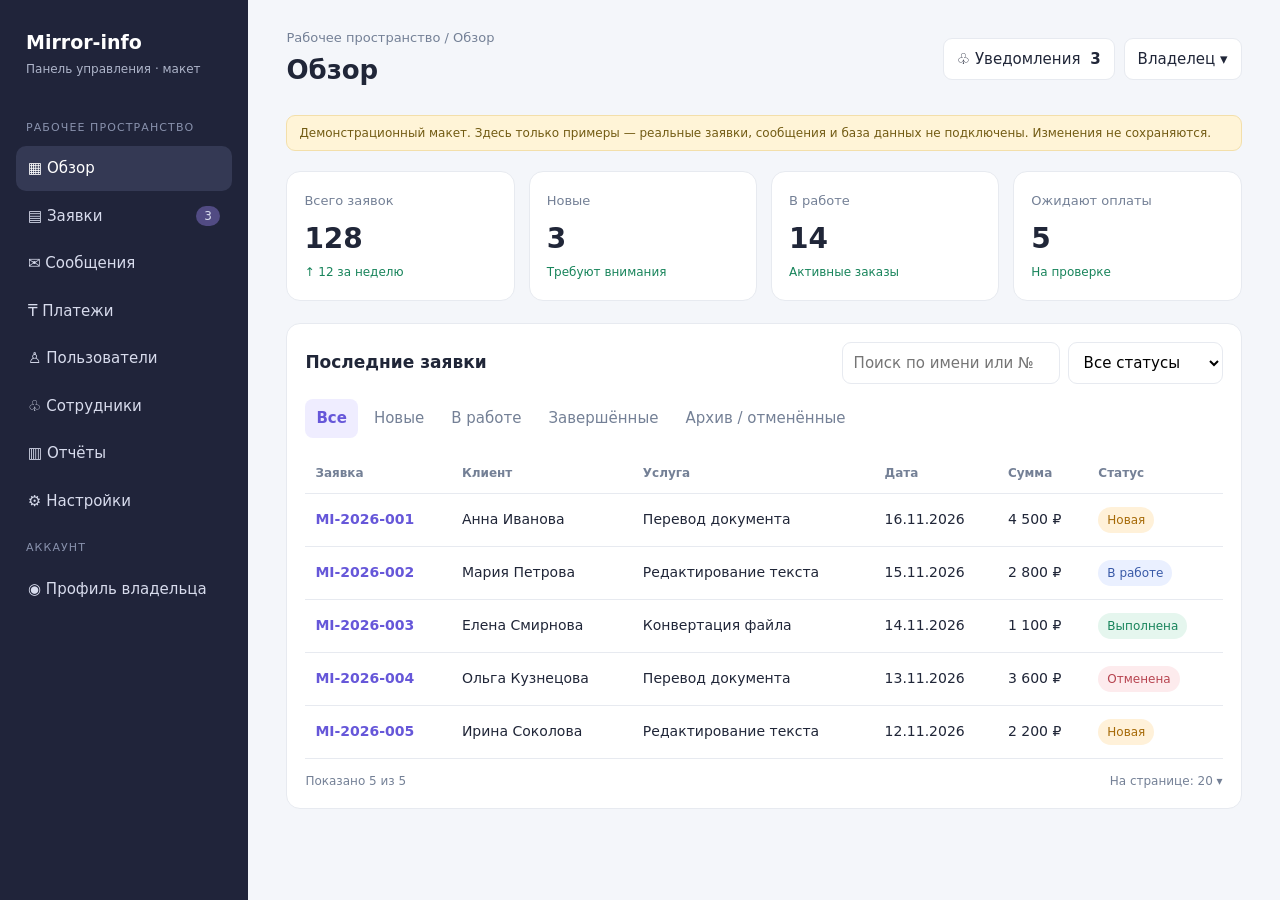
<file: admin-preview.html>
<!DOCTYPE html>
<html lang="ru">
<head>
  <meta charset="UTF-8">
  <meta name="viewport" content="width=device-width, initial-scale=1">
  <meta name="robots" content="noindex,nofollow">
  <title>Предпросмотр панели управления — Mirror-info</title>
  <style>
    :root{--bg:#f4f6fa;--surface:#fff;--ink:#202638;--muted:#748096;--line:#e7eaf0;--accent:#6657d9;--accent-soft:#efedff;--green:#18845b;--amber:#a66a08;--red:#b74450;--nav:#20243a}
    *{box-sizing:border-box}body{margin:0;background:var(--bg);color:var(--ink);font:15px/1.5 system-ui,-apple-system,"Segoe UI",sans-serif}
    button,input,select{font:inherit}button{cursor:pointer}.layout{min-height:100vh;display:grid;grid-template-columns:248px 1fr}
    aside{background:var(--nav);color:#fff;padding:24px 16px}.brand{font-size:19px;font-weight:750;padding:4px 10px 28px}.brand small{display:block;color:#aeb5ca;font-size:12px;font-weight:400;margin-top:3px}
    .nav-label{color:#8992ad;font-size:11px;text-transform:uppercase;letter-spacing:.1em;padding:14px 10px 7px}.nav button{display:flex;width:100%;gap:11px;align-items:center;border:0;background:transparent;color:#d8dced;text-align:left;padding:11px 12px;border-radius:10px;margin:3px 0}.nav button.active,.nav button:hover{background:#343954;color:#fff}.nav .count{margin-left:auto;background:#514b83;padding:1px 8px;border-radius:20px;font-size:12px}
    main{min-width:0;padding:28px clamp(16px,3vw,42px) 50px}.top{display:flex;justify-content:space-between;align-items:center;gap:16px;margin-bottom:25px}.eyebrow{color:var(--muted);font-size:13px}.top h1{margin:3px 0 0;font-size:26px}.actions{display:flex;gap:9px;align-items:center}.btn{border:1px solid var(--line);background:#fff;color:var(--ink);padding:9px 13px;border-radius:9px}.demo{font-size:12px;color:#725b13;background:#fff4d7;border:1px solid #f3dfaa;padding:8px 12px;border-radius:9px;margin-bottom:20px}
    .stats{display:grid;grid-template-columns:repeat(4,minmax(0,1fr));gap:14px;margin-bottom:22px}.stat,.panel{background:var(--surface);border:1px solid var(--line);border-radius:14px}.stat{padding:17px}.stat span{color:var(--muted);font-size:13px}.stat strong{display:block;font-size:28px;margin-top:7px}.stat em{font-style:normal;color:var(--green);font-size:12px}
    .panel{padding:18px}.panel-head{display:flex;justify-content:space-between;align-items:center;gap:12px;margin-bottom:15px}.panel h2{font-size:17px;margin:0}.filters{display:flex;gap:8px;flex-wrap:wrap}.filters input,.filters select{border:1px solid var(--line);border-radius:9px;background:#fff;padding:9px 11px;min-width:155px}
    .tabs{display:flex;gap:5px;flex-wrap:wrap;margin-bottom:15px}.tabs button{border:0;background:transparent;color:var(--muted);padding:8px 11px;border-radius:8px}.tabs button.active{background:var(--accent-soft);color:var(--accent);font-weight:650}
    .table-wrap{overflow:auto}table{border-collapse:collapse;width:100%;min-width:760px}th{text-align:left;color:var(--muted);font-size:12px;font-weight:600;padding:11px 10px;border-bottom:1px solid var(--line)}td{padding:13px 10px;border-bottom:1px solid var(--line);font-size:14px}tbody tr{cursor:pointer}tbody tr:hover{background:#fafaff}.id{color:var(--accent);font-weight:700}.status{display:inline-block;border-radius:30px;padding:4px 9px;font-size:12px;background:#f0f1f5}.s-new{background:#fff1d9;color:var(--amber)}.s-work{background:#eaf0ff;color:#395aa8}.s-done{background:#e5f6ee;color:var(--green)}.s-cancel{background:#fdebed;color:var(--red)}
    .bottom{display:flex;justify-content:space-between;color:var(--muted);font-size:12px;padding-top:13px}.detail{position:fixed;inset:0;background:#171b2c66;display:none;align-items:center;justify-content:center;padding:18px;z-index:5}.detail.open{display:flex}.dialog{background:#fff;width:min(560px,100%);border-radius:16px;padding:22px;max-height:90vh;overflow:auto}.dialog-head{display:flex;justify-content:space-between;align-items:center}.dialog h2{margin:0}.close{border:0;background:#f1f2f7;border-radius:8px;padding:6px 10px}.detail-grid{display:grid;grid-template-columns:1fr 1fr;gap:14px;margin:20px 0}.field small{display:block;color:var(--muted);font-size:12px}.field strong{display:block;margin-top:3px;font-size:14px}.dialog-note{background:#f7f7fb;padding:12px;border-radius:10px}.toast{position:fixed;bottom:20px;right:20px;background:#20243a;color:white;padding:12px 16px;border-radius:10px;display:none}
    @media(max-width:900px){.layout{grid-template-columns:1fr}aside{padding:12px 14px}.brand{padding:4px 8px 10px}.nav{display:flex;overflow:auto;gap:5px}.nav-label{display:none}.nav button{white-space:nowrap;width:auto}.stats{grid-template-columns:repeat(2,minmax(0,1fr))}}
    @media(max-width:560px){main{padding:20px 13px}.top{align-items:flex-start;flex-direction:column}.top h1{font-size:23px}.actions{width:100%;justify-content:space-between}.stats{gap:9px}.stat{padding:13px}.stat strong{font-size:24px}.panel{padding:12px}.detail-grid{grid-template-columns:1fr 1fr}}
  </style>
</head>
<body>
<div class="layout">
  <aside>
    <div class="brand">Mirror-info<small>Панель управления · макет</small></div>
    <div class="nav-label">Рабочее пространство</div>
    <nav class="nav" aria-label="Разделы панели">
      <button class="active" data-view="overview">▦ Обзор</button>
      <button data-view="orders">▤ Заявки <span class="count">3</span></button>
      <button data-view="messages">✉ Сообщения</button>
      <button data-view="payments">₸ Платежи</button>
      <button data-view="users">♙ Пользователи</button>
      <button data-view="staff">♧ Сотрудники</button>
      <button data-view="reports">▥ Отчёты</button>
      <button data-view="settings">⚙ Настройки</button>
    </nav>
    <div class="nav-label">Аккаунт</div>
    <nav class="nav"><button data-view="profile">◉ Профиль владельца</button></nav>
  </aside>
  <main>
    <header class="top">
      <div><div class="eyebrow">Рабочее пространство / <span id="sectionName">Обзор</span></div><h1 id="pageTitle">Добро пожаловать!</h1></div>
      <div class="actions">
  <button class="btn" id="bell">♧ Уведомления <b>3</b></button>
  <div style="position:relative">
    <button class="btn" id="ownerMenu" type="button" aria-expanded="false">Владелец ▾</button>
    <div id="ownerDropdown" hidden style="position:absolute;right:0;top:45px;background:white;border:1px solid #e7eaf0;border-radius:9px;padding:8px;min-width:190px;z-index:10;box-shadow:0 8px 24px #0002">
      <button class="btn" type="button" data-view="profile" style="width:100%">Профиль владельца</button>
<button class="btn" type="button" id="ownerNotifications" style="width:100%;margin-top:6px">Уведомления</button>
    </div>
  </div>
      </div>
    </header>
    <div class="demo">Демонстрационный макет. Здесь только примеры — реальные заявки, сообщения и база данных не подключены. Изменения не сохраняются.</div>
    <section class="stats">
      <article class="stat"><span>Всего заявок</span><strong>128</strong><em>↑ 12 за неделю</em></article>
      <article class="stat"><span>Новые</span><strong>3</strong><em>Требуют внимания</em></article>
      <article class="stat"><span>В работе</span><strong>14</strong><em>Активные заказы</em></article>
      <article class="stat"><span>Ожидают оплаты</span><strong>5</strong><em>На проверке</em></article>
    </section>
    <section class="panel">
      <div class="panel-head"><h2 id="listTitle">Последние заявки</h2><div class="filters"><input id="search" type="search" placeholder="Поиск по имени или №"><select id="statusFilter"><option value="">Все статусы</option><option>Новая</option><option>В работе</option><option>Выполнена</option><option>Отменена</option></select></div></div>
      <div class="tabs" id="tabs"><button class="active" data-filter="all">Все</button><button data-filter="Новая">Новые</button><button data-filter="В работе">В работе</button><button data-filter="Выполнена">Завершённые</button><button data-filter="Отменена">Архив / отменённые</button></div>
      <div class="table-wrap"><table><thead><tr><th>Заявка</th><th>Клиент</th><th>Услуга</th><th>Дата</th><th>Сумма</th><th>Статус</th></tr></thead><tbody id="ordersBody"></tbody></table></div>
      <div class="bottom"><span id="resultCount">Показано 5 из 5</span><span>На странице: 20 ▾</span></div>
    </section>
  </main>
</div>
<div class="detail" id="detail" role="dialog" aria-modal="true" aria-labelledby="detailTitle">
  <div class="dialog"><div class="dialog-head"><h2 id="detailTitle">Заявка</h2><button class="close" id="closeDetail">Закрыть ✕</button></div><div class="detail-grid" id="detailGrid"></div><div class="dialog-note" id="detailComment"></div></div>
</div>
<div class="toast" id="toast" role="status"></div>
<script src="admin-preview.js"></script>
</body>
                                                                                                                                      </html>
</file>
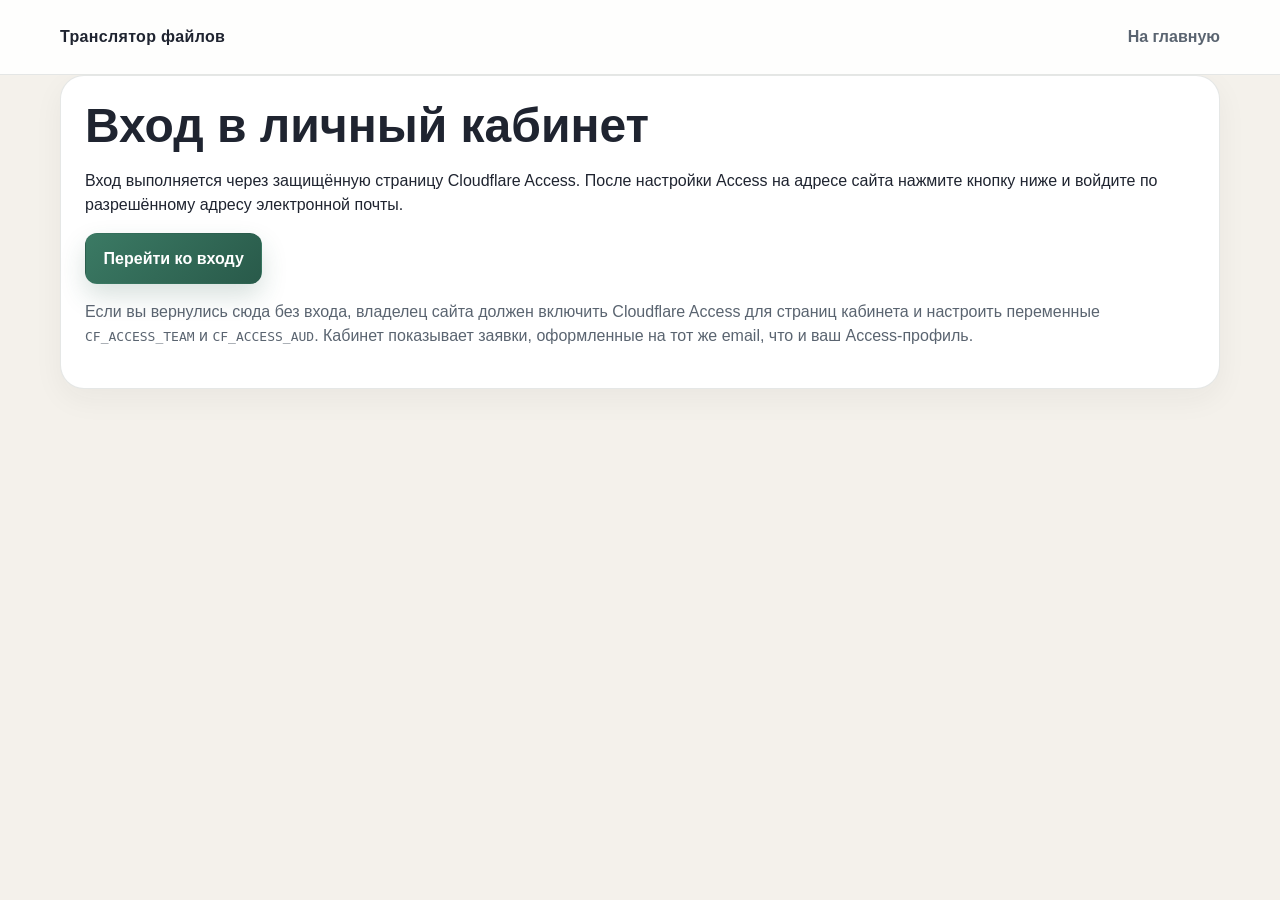
<file: login.html>
<!DOCTYPE html>
<html lang="ru">
<head>
  <meta charset="UTF-8">
  <meta name="viewport" content="width=device-width, initial-scale=1.0">
  <meta name="robots" content="noindex, nofollow">
  <title>Вход — Транслятор файлов</title>
  <link rel="stylesheet" href="style.css">
</head>
<body class="min-h-screen flex flex-col">
  <header class="mk-header"><div class="mk-shell mk-header__inner"><a href="index.html" class="mk-brand"><span class="mk-brand__name">Транслятор файлов</span></a><a href="index.html" class="mk-nav-link">На главную</a></div></header>
  <main class="flex-1 py-10"><div class="mk-shell max-w-2xl mx-auto"><section class="mk-card mk-workbench">
    <h1 class="mk-section__title">Вход в личный кабинет</h1>
    <p class="mt-4">Вход выполняется через защищённую страницу Cloudflare Access. После настройки Access на адресе сайта нажмите кнопку ниже и войдите по разрешённому адресу электронной почты.</p>
    <a class="mk-btn mk-btn--primary mt-6" href="account.html">Перейти ко входу</a>
    <p class="mt-4 text-sm text-[var(--text-muted)]">Если вы вернулись сюда без входа, владелец сайта должен включить Cloudflare Access для страниц кабинета и настроить переменные <code>CF_ACCESS_TEAM</code> и <code>CF_ACCESS_AUD</code>. Кабинет показывает заявки, оформленные на тот же email, что и ваш Access-профиль.</p>
  </section></div></main>
</body>
</html>
</file>
<file: style.css>
* { box-sizing: border-box; }
html { scroll-behavior: smooth; }
body {
  margin: 0;
  min-height: 100vh;
  background: var(--background-color);
  color: var(--text-color);
  font-family: Inter, 'Segoe UI', sans-serif;
  line-height: 1.5;
}
img { max-width: 100%; display: block; }
a { color: inherit; text-decoration: none; }
button, input, select, textarea { font: inherit; }
.hidden { display: none !important; }
:root {
  --background-color: #f4f1eb;
  --surface-color: #ffffff;
  --surface-alt: #f8f4ef;
  --primary-color: #3b7a64;
  --primary-dark: #295a4a;
  --text-color: #1f2430;
  --text-muted: #5a6470;
  --border-color: rgba(44, 61, 54, 0.12);
  --success-color: #1f9d67;
  --warning-bg: #fff5d8;
  --warning-color: #7a5a00;
  --danger-color: #c84d4d;
  --shadow-soft: 0 10px 30px rgba(31, 36, 48, 0.05);
}

.mk-shell {
  max-width: 1200px;
  margin: 0 auto;
  padding: 0 20px;
}
.mk-header {
  position: sticky;
  top: 0;
  z-index: 30;
  backdrop-filter: blur(12px);
  background: rgba(255,255,255,0.90);
  border-bottom: 1px solid var(--border-color);
}
.mk-header__inner {
  display: flex;
  align-items: center;
  justify-content: space-between;
  min-height: 74px;
  gap: 18px;
}
.mk-brand {
  display: inline-flex;
  align-items: center;
  gap: 12px;
}
.mk-brand__mark {
  width: 38px;
  height: 38px;
  display: inline-flex;
  align-items: center;
  justify-content: center;
  border-radius: 12px;
  background: linear-gradient(135deg, var(--primary-color), #77a68f);
  color: #fff;
  box-shadow: 0 10px 26px rgba(59,122,100,0.18);
}
.mk-brand__name {
  display: block;
  font-weight: 800;
  letter-spacing: 0.02em;
}
.mk-brand__tag {
  display: block;
  font-size: 12px;
  color: var(--text-muted);
}
.mk-nav {
  display: flex;
  align-items: center;
  gap: 18px;
  flex-wrap: wrap;
}
.mk-nav-link,
.mk-mobile-link {
  color: var(--text-muted);
  font-weight: 600;
  transition: color 0.2s ease;
}
.mk-nav-link:hover,
.mk-mobile-link:hover { color: var(--primary-color); }
.mk-header__actions { display: flex; align-items: center; gap: 12px; }
.mk-btn {
  border: 1px solid transparent;
  border-radius: 12px;
  padding: 0.8rem 1.1rem;
  font-weight: 700;
  display: inline-flex;
  align-items: center;
  justify-content: center;
  gap: 0.5rem;
  cursor: pointer;
  transition: all 0.2s ease;
}
.mk-btn:hover { transform: translateY(-1px); }
.mk-btn--primary {
  color: #fff;
  background: linear-gradient(135deg, var(--primary-color), var(--primary-dark));
  box-shadow: 0 12px 26px rgba(41, 90, 74, 0.18);
}
.mk-btn--ghost {
  background: var(--surface-alt);
  border-color: var(--border-color);
  color: var(--text-color);
}
.mk-btn--sm { padding: 0.7rem 0.9rem; font-size: 0.9rem; }
.mk-btn--icon { width: 42px; height: 42px; padding: 0; }
.mk-burger {
  display: none;
  width: 42px;
  height: 42px;
  border: 1px solid var(--border-color);
  border-radius: 10px;
  background: transparent;
  color: var(--text-color);
  align-items: center;
  justify-content: center;
}
.mk-mobile-panel {
  display: none;
  padding: 0 20px 18px;
}
.mk-mobile-panel.is-open { display: block; }
.mk-mobile-sheet {
  background: var(--surface-color);
  border: 1px solid var(--border-color);
  border-radius: 18px;
  padding: 18px;
  box-shadow: 0 18px 40px rgba(16, 21, 26, 0.08);
}
.mk-mobile-link {
  display: block;
  padding: 0.75rem 0.2rem;
  border-bottom: 1px solid var(--border-color);
}

.mk-hero {
  padding: 5rem 0 2rem;
}
.mk-hero__intro {
  text-align: center;
  max-width: 920px;
  margin: 0 auto;
}
.mk-eyebrow {
  display: inline-flex;
  align-items: center;
  gap: 0.6rem;
  font-size: 0.78rem;
  letter-spacing: 0.12em;
  text-transform: uppercase;
  color: var(--primary-color);
  font-weight: 700;
}
.mk-eyebrow__line {
  display: inline-block;
  width: 30px;
  height: 2px;
  background: var(--primary-color);
  border-radius: 999px;
}
.mk-hero__title {
  font-size: clamp(2.3rem, 5vw, 4.2rem);
  line-height: 1.08;
  margin: 1rem auto 1rem;
  max-width: 760px;
}
.mk-hero__lead {
  margin: 0 auto;
  max-width: 720px;
  color: var(--text-muted);
  font-size: 1.08rem;
}

.mk-section {
  padding: 5rem 0;
}
.mk-section__head {
  display: flex;
  flex-direction: column;
  align-items: flex-start;
  gap: 0.5rem;
  margin-bottom: 2rem;
}
.mk-section__head--center {
  align-items: center;
  text-align: center;
}
.mk-section__title {
  margin: 0;
  font-size: clamp(2rem, 5vw, 3rem);
  line-height: 1.1;
}

.mk-card,
.mk-workbench,
.mk-price,
.mk-result,
.mk-alert,
.mk-success { background: var(--surface-color); border: 1px solid var(--border-color); border-radius: 24px; box-shadow: var(--shadow-soft); }
.mk-workbench { padding: 1.5rem; }
.mk-widget { max-width: 1000px; margin: 0 auto; }

.mk-tabs {
  display: flex;
  flex-wrap: wrap;
  gap: 0.5rem;
}
.mk-tab {
  background: var(--surface-alt);
  border: 1px solid var(--border-color);
  color: var(--text-color);
  border-radius: 999px;
  padding: 0.7rem 1rem;
  cursor: pointer;
  font-weight: 700;
}
.mk-tab.is-active {
  background: rgba(59,122,100,0.12);
  border-color: rgba(59,122,100,0.4);
  color: var(--primary-dark);
}

.mk-drop {
  border: 2px dashed rgba(59,122,100,0.4);
  border-radius: 18px;
  background: rgba(59,122,100,0.03);
  padding: 2rem 1.5rem;
  text-align: center;
  cursor: pointer;
}
.mk-drop__icon {
  display: inline-flex;
  width: 58px;
  height: 58px;
  border-radius: 50%;
  background: rgba(59,122,100,0.12);
  color: var(--primary-color);
  align-items: center;
  justify-content: center;
  font-size: 1.5rem;
  margin-bottom: 0.9rem;
}
.mk-drop__title {
  display: block;
  font-weight: 800;
  margin-bottom: 0.35rem;
}
.mk-drop__hint,
.mk-drop__limit,
.text-sm { color: var(--text-muted); }

.mk-label {
  display: block;
  font-weight: 700;
  margin-bottom: 0.55rem;
}
.mk-input,
.mk-select,
.mk-textarea {
  width: 100%;
  border: 1px solid var(--border-color);
  background: #fff;
  color: var(--text-color);
  border-radius: 12px;
  padding: 0.8rem 0.9rem;
}
.mk-textarea { resize: vertical; min-height: 120px; }
.mk-field { width: 100%; }
.mk-order__row { display: grid; gap: 1rem; }
.mk-order__row--two { grid-template-columns: repeat(2, minmax(0, 1fr)); }

.mk-progress {
  height: 12px;
  background: #edf1ee;
  border-radius: 999px;
  overflow: hidden;
}
.mk-progress__bar {
  width: 0;
  height: 100%;
  background: linear-gradient(135deg, var(--primary-color), #78b398);
  transition: width 0.25s ease;
}
.mk-stage-list {
  list-style: none;
  padding: 0;
  margin: 0;
  display: grid;
  gap: 0.5rem;
}
.mk-stage {
  display: flex;
  align-items: center;
  gap: 0.65rem;
  color: var(--text-muted);
}
.mk-stage__dot {
  display: inline-flex;
  width: 20px;
  height: 20px;
  border-radius: 50%;
  align-items: center;
  justify-content: center;
  background: rgba(59,122,100,0.12);
  color: var(--primary-color);
}
.mk-alert,
.mk-success {
  padding: 1rem 1.1rem;
  display: flex;
  gap: 0.7rem;
  align-items: flex-start;
}
.mk-alert {
  background: var(--warning-bg);
  color: var(--warning-color);
  border-color: rgba(122, 90, 0, 0.2);
}
.mk-success {
  background: rgba(31,157,103,0.08);
  color: #135d42;
  border-color: rgba(31,157,103,0.2);
}
.mk-result__head {
  display: flex;
  justify-content: space-between;
  align-items: flex-start;
  gap: 1rem;
  flex-wrap: wrap;
}
.mk-pane {
  background: var(--surface-alt);
  border: 1px solid var(--border-color);
  border-radius: 18px;
  padding: 1rem;
}
.mk-pane__text {
  white-space: pre-wrap;
  line-height: 1.7;
}

.mk-calc { display: grid; grid-template-columns: 1.5fr 0.85fr; align-items: start; gap: 1.5rem; }
.mk-calc__form { display: grid; gap: 1rem; }
.mk-calc__row { display: grid; grid-template-columns: repeat(2, minmax(0,1fr)); gap: 1rem; }
.mk-presets {
  display: flex;
  flex-wrap: wrap;
  gap: 0.5rem;
  margin-top: 0.75rem;
}
.mk-preset {
  border: 1px solid var(--border-color);
  background: var(--surface-alt);
  border-radius: 999px;
  padding: 0.45rem 0.8rem;
  font-weight: 700;
  cursor: pointer;
}
.mk-preset.is-active {
  background: rgba(59,122,100,0.12);
  border-color: rgba(59,122,100,0.4);
  color: var(--primary-dark);
}
.mk-price {
  padding: 1.5rem;
  width: 100%;
}
.mk-price__label {
  margin: 0 0 0.7rem;
  color: var(--text-muted);
  text-transform: uppercase;
  letter-spacing: 0.08em;
  font-size: 0.75rem;
  font-weight: 700;
}
.mk-price__value {
  margin: 0;
  font-size: clamp(2rem,4vw,3rem);
  font-weight: 800;
}
.mk-price__rub { margin: 0.75rem 0 1rem; color: var(--text-muted); }
.mk-price__rows { display: grid; gap: 0.45rem; font-size: 0.95rem; }

.mk-estimate {
  display: flex;
  align-items: center;
  justify-content: space-between;
  gap: 0.6rem;
  padding: 0.85rem 1rem;
  background: var(--surface-alt);
  border: 1px solid var(--border-color);
  border-radius: 12px;
  margin: 1rem 0;
}
.mk-footer {
  padding: 2rem 0 3rem;
}
.mk-footer__bottom {
  display: flex;
  justify-content: space-between;
  align-items: center;
  gap: 1rem;
  flex-wrap: wrap;
  max-width: 1200px;
  margin: 0 auto;
  padding: 0 20px;
  color: var(--text-muted);
}
.mk-file-chip {
  display: flex;
  align-items: center;
  gap: 0.75rem;
  padding: 0.75rem 0.9rem;
  border: 1px solid var(--border-color);
  border-radius: 12px;
  background: var(--surface-alt);
}
.mk-chip-remove {
  border: none;
  background: transparent;
  cursor: pointer;
  color: var(--text-muted);
}
.mk-photo {
  min-height: 180px;
  border: 1px solid var(--border-color);
  border-radius: 18px;
  background: var(--surface-alt);
  display: flex;
  align-items: center;
  justify-content: center;
  padding: 1rem;
  text-align: center;
  color: var(--text-muted);
}
.mk-photo__empty { margin: 0; }

@media (max-width: 900px) {
  .mk-nav { display: none; }
  .mk-burger { display: inline-flex; }
  .mk-calc { grid-template-columns: 1fr; }
  .mk-header__actions { margin-left: auto; }
}

@media (max-width: 640px) {
  .mk-section { padding: 4rem 0; }
  .mk-workbench, .mk-price { padding: 1rem; }
  .mk-btn { width: 100%; }
  .mk-header__actions .mk-btn--primary { display: none; }
  .mk-order__row--two, .mk-calc__row { grid-template-columns: 1fr; }
  .mk-result__head { flex-direction: column; }
  .mk-footer__bottom { flex-direction: column; align-items: flex-start; }
}
</file>
